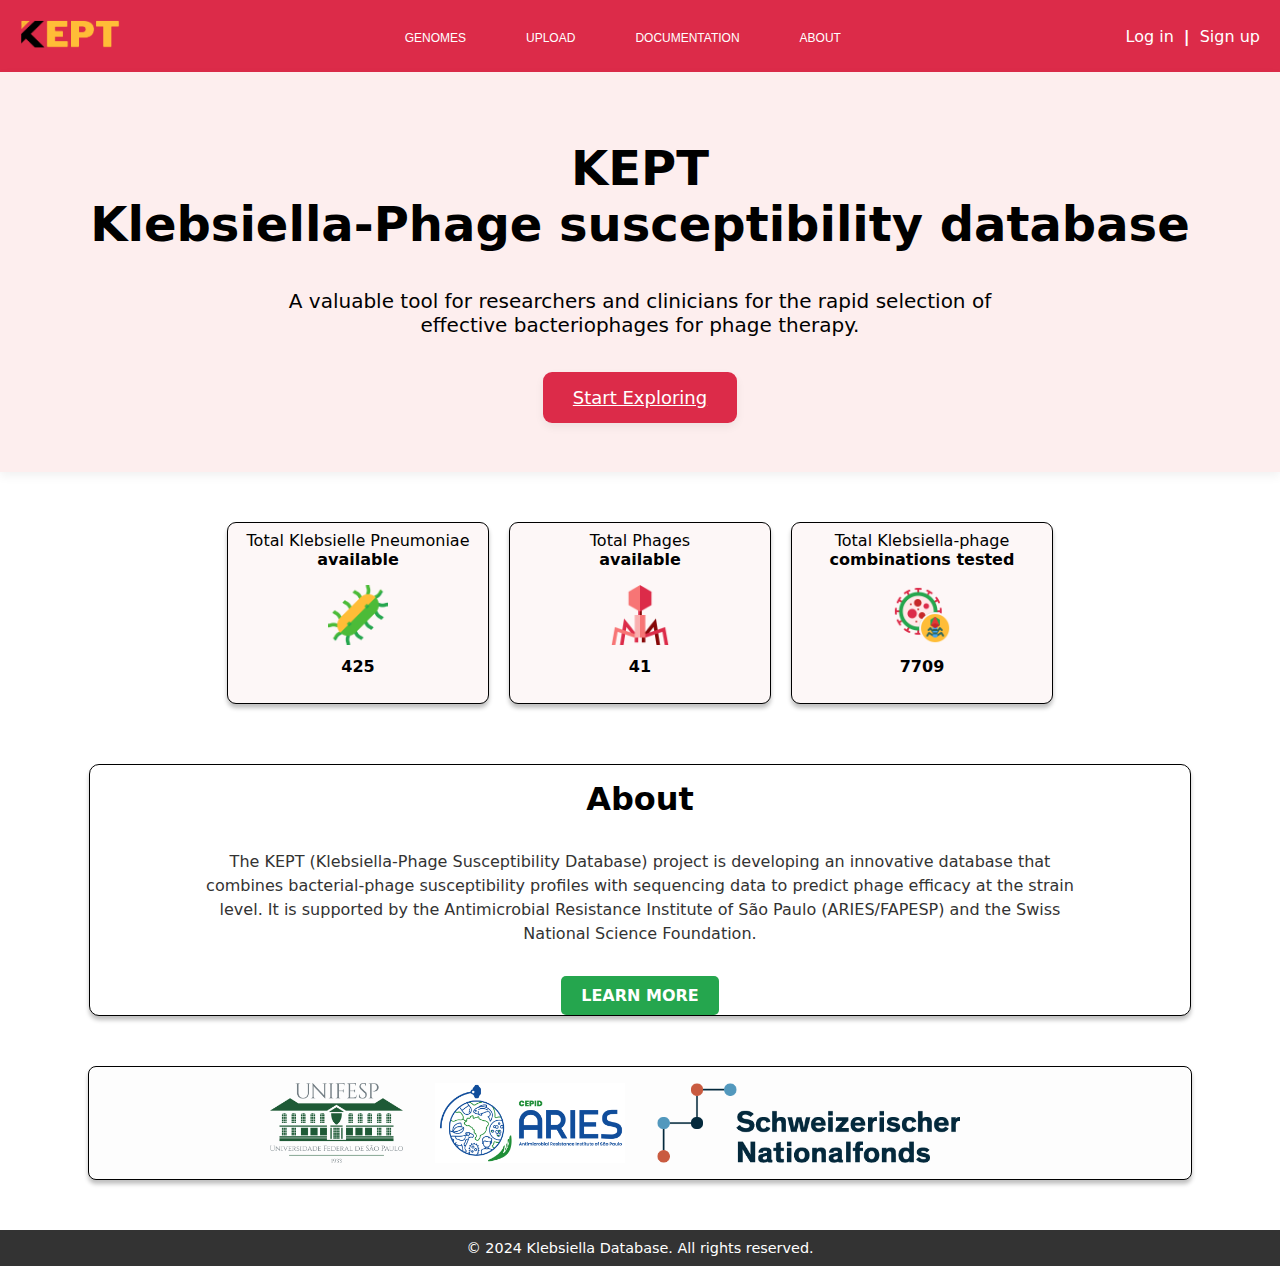
<file: index.html>
<!DOCTYPE html>
<html lang="en">
<head>
    <meta charset="UTF-8">
    <meta name="viewport" content="width=device-width, initial-scale=1.0">
    <title>Document</title>
    <link rel="stylesheet" href="styles.css">
    <link rel="stylesheet" href="/fixos/cssFixo.css">
</head>
<body>

    <header>
        <div class="logo">
            <a href="index.html"> <img src="/Imagens/Logos/Site/logo.png" alt=""></a>
        </div>
        <nav>
            <ul class="nav_links">
                <li><a href="#">GENOMES</a></li>
                <li><a href="#">UPLOAD</a></li>
                <li><a href="#">DOCUMENTATION</a></li>
                <li><a href="/about/indexAbout.html"> ABOUT</a> </li>
            </ul>
        </nav>
        <div class="auth">
            <a href="">Log in</a>
            <span>|</span>
            <a href="">Sign up</a>
        </div>
    </header>

    <main>
        <div class="Klebsiella_Phage">
            <h1> KEPT <br>Klebsiella-Phage susceptibility database</h1>
            <p>A valuable tool for researchers and clinicians for the rapid selection of <br>effective bacteriophages for phage therapy. </p>
            <a class="botao_Exploring" href="/genomes/indexGenomes.html">Start Exploring</a>
        </div>

        <div class="tabelas">
            <div class="kleb">
                <p>Total Klebsielle Pneumoniae<br> <strong>available</strong></p>
                <img src="/Imagens/Icons/main/salmonella.png" alt="">
                <p><strong>425</strong></p>
            </div>
            <!-- <div class="imag">
                <img src="/Imagens/imagens/Img.png" alt="">
            </div> -->
            <div class="kleb">
                <p>Total Phages <br> <strong>available</strong></p>
                <img src="/Imagens/Icons/main/bacteriophage2.png" alt="">
                <p><strong>41</strong></p>
            </div>
            <!-- <div class="imag">
                <img src="/Imagens/imagens/Img.png" alt="">
            </div> -->
            <div class="kleb">
                <p>Total Klebsiella-phage<br> <strong>combinations tested</strong></p>
                <img src="/Imagens/Icons/main/viruss.png" alt="">
                <p><strong>7709</strong></p>
            </div>
        </div>

        <div class="about">
            <div>
                <h2>About</h2>
                <p>The KEPT (Klebsiella-Phage Susceptibility Database) project is developing an innovative database that combines bacterial-phage susceptibility profiles with sequencing data to predict phage efficacy at the strain level. It is supported by the Antimicrobial Resistance Institute of São Paulo (ARIES/FAPESP) and the Swiss National Science Foundation.</p>
                <a href="/about/indexAbout.html" class="button">LEARN MORE</a>

            </div>
        </div>

        <!-- <div class="funcionalidades">
            <div class="func_filho">
                <img src="/Imagens/Icons/main/uploud.png">
                <h3 class="letra_amarela" >Upload</h3>
                <p>Upload genome assemblies and metadata, or view all publicly available genomes.</p>
            </div>
            <div class="func_filho">
                <img src="/Imagens/Icons/main/analise.png">
                <h3 class="letra_vermelha">Analyse</h3>
                <p>Generate results including MLST, AMR predictions, clustering of genomes, and interactive visualisation of metadata.</p>
            </div>
            <div class="func_filho">
                <img class="letra_verde" src="/Imagens/Icons/main/explore.png">
                <h3>Explore</h3>
                <p>Compare results with publicly available genomes within a species reference tree.</p>
            </div>
        </div>

        <div class="container">
            <h1>FEATURES</h1>
            <div class="features">
                <div class="feature-card">
                    <h2>Anonymous User</h2>
                    <p>Access public collections</p>
                    <p>Access public genomes</p>
                    <p>cgMLST clustering</p>
                    <p>Public genomes only</p>
                </div>
                <div class="feature-card">
                    <h2>Signed-in User</h2>
                    <p>Upload genomes for analysis</p>
                    <p>Create collections</p>
                    <p>cgMLST clustering</p>
                    <p>public and uploaded genomes</p>
                </div>
            </div>
            <button class="login-button">Login</button>
            </div> -->


            <div class="logo-section">
                <img src="/Imagens/Logos/logos_unifesp/Unifesp_completa_policromia_RGB.png" alt="UNIFESP Logo">
                <img src="/Imagens/Logos/Logo_fapesp/aries.png" alt="FAPESP Logo">
                <img src="/Imagens/Logos/Logo_fapesp/SNF_logo_standard_web_color_pos_d.png" alt="CEPID B3 Logo">
            </div>
    </main>

    <footer>
        <p>© 2024 Klebsiella Database. All rights reserved.</p>
    </footer>
    
</body>
</html>
</file>
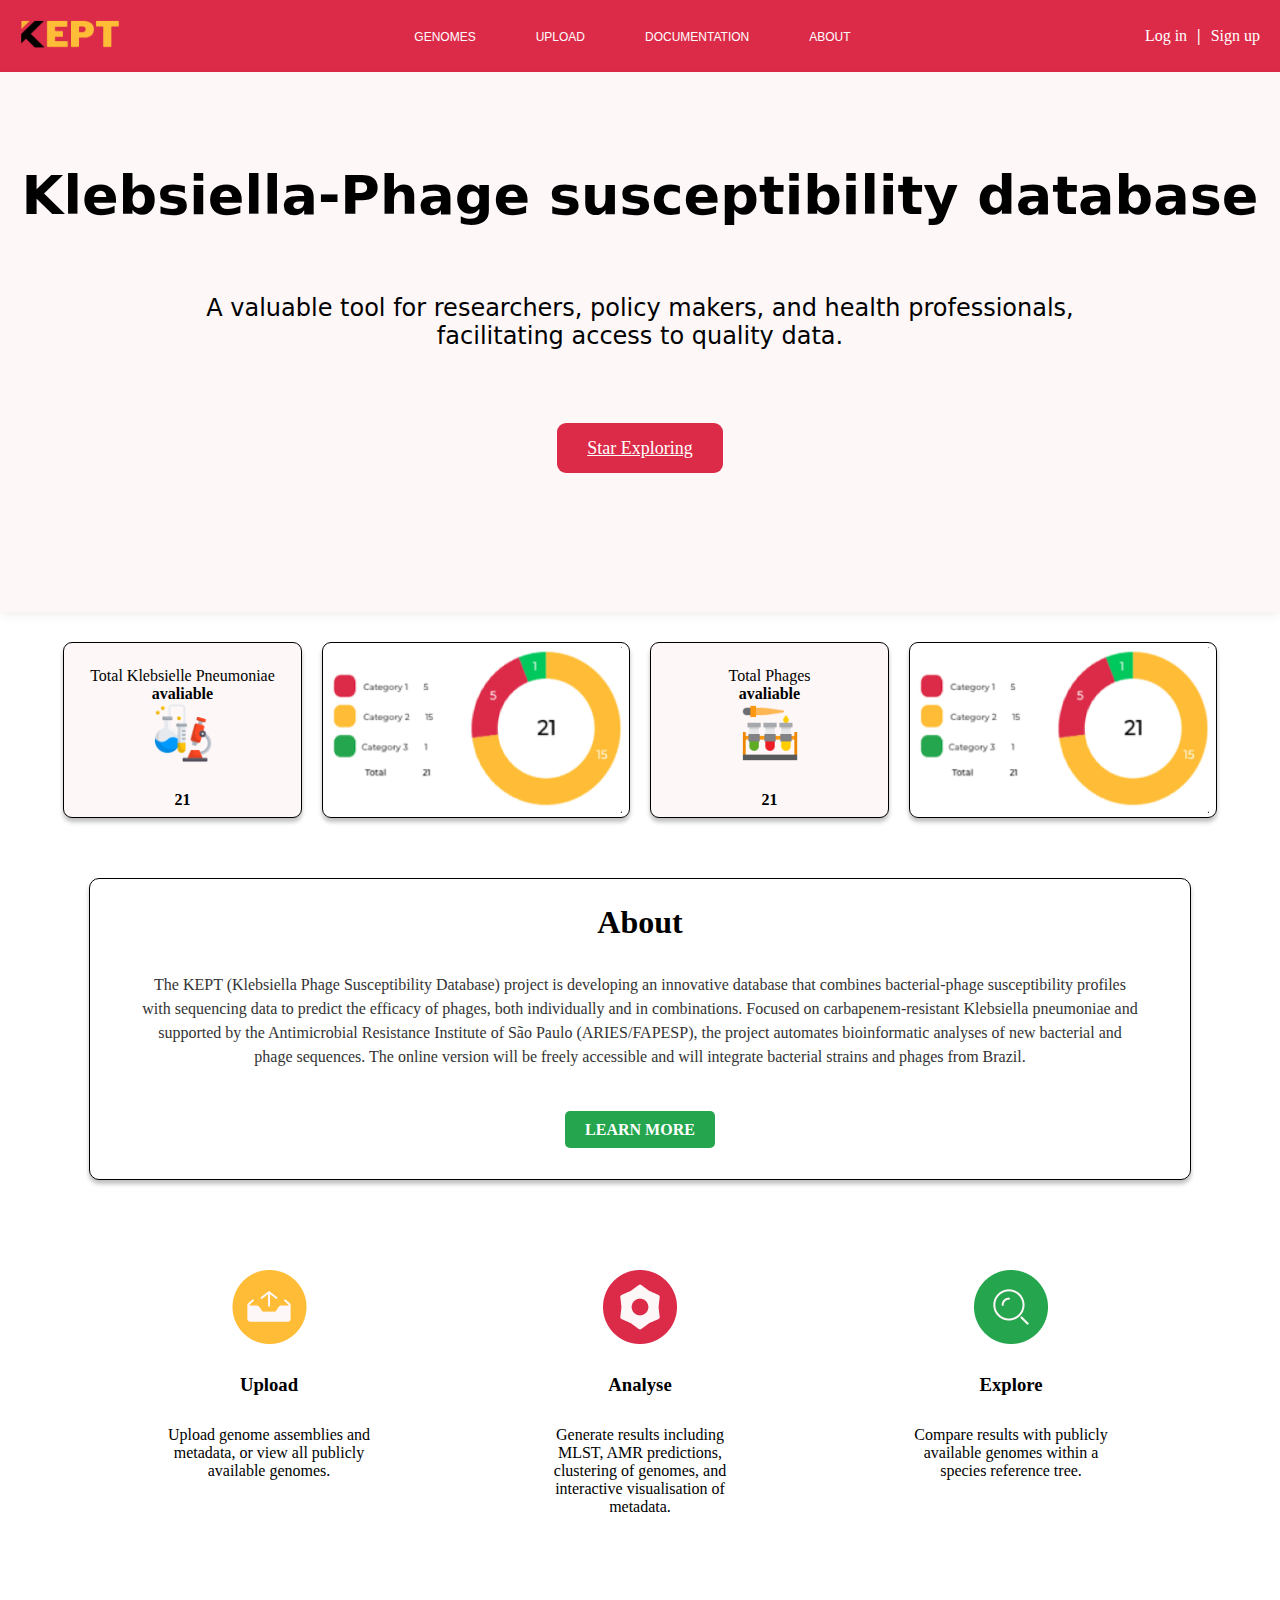
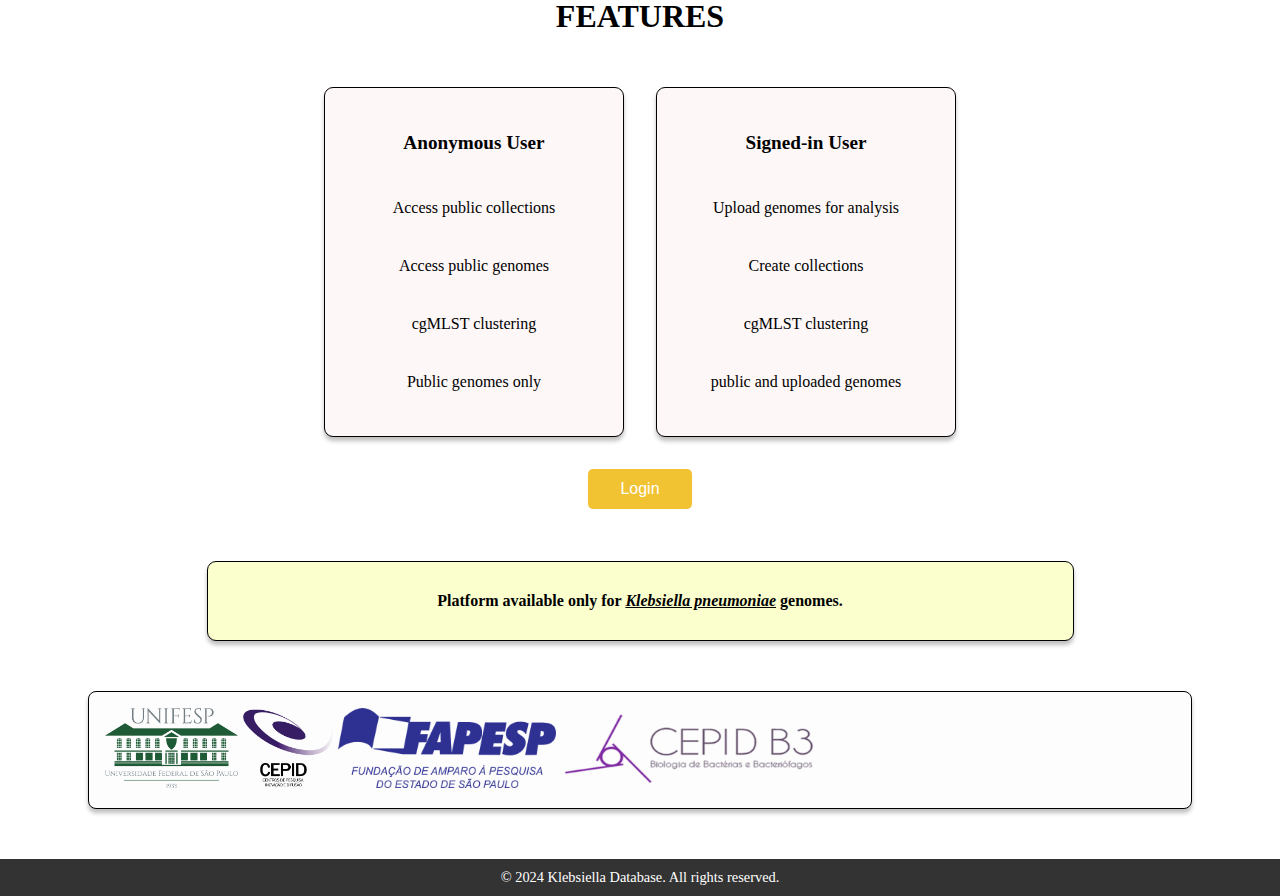
<file: main/index.html>
<!DOCTYPE html>
<html lang="en">
<head>
    <meta charset="UTF-8">
    <meta name="viewport" content="width=device-width, initial-scale=1.0">
    <title>Document</title>
    <link rel="stylesheet" href="styles.css">
    <link rel="stylesheet" href="/fixos/cssFixo.css">
</head>
<body>

    <header>
        <div class="logo">
            <a href="/main/index.html"> <img src="/Imagens/Logos/Site/logo.png" alt=""></a>
        </div>
        <nav>
            <ul class="nav_links">
                <li><a href="/genomes/indexGenomes.html">GENOMES</a></li>
                <li><a href="/upload/indexUpload.html">UPLOAD</a></li>
                <li><a href="/documentation/indexDoc.html">DOCUMENTATION</a></li>
                <li><a href="/about/indexAbout.html"> ABOUT</a> </li>
            </ul>
        </nav>
        <div class="auth">
            <a href="">Log in</a>
            <span>|</span>
            <a href="">Sign up</a>
        </div>
    </header>

    <main>
        <div class="Klebsiella_Phage">
            <h1>Klebsiella-Phage susceptibility database</h1>
            <p>A valuable tool for researchers, policy makers, and health professionals, <br> facilitating access to quality data.</p>
            <a class="botao_Exploring" href="/genomes/indexGenomes.html">Star Exploring</a>
        </div>

        <div class="tabelas">
            <div class="kleb">
                <p>Total Klebsielle Pneumoniae <br> <strong>avaliable</strong></p>
                <img src="/Imagens/Icons/main/equipamento-de-laboratorio-2.png" alt="">
                <p><strong>21</strong></p>
            </div>
            <div class="imag">
                <img src="/Imagens/imagens/Img.png" alt="">
            </div>
            <div class="kleb">
                <p>Total Phages <br> <strong>avaliable</strong></p>
                <img src="/Imagens/Icons/main/quimica.png" alt="">
                <p><strong>21</strong></p>
            </div>
            <div class="imag">
                <img src="/Imagens/imagens/Img.png" alt="">
            </div>
        </div>

        <div class="about">
            <div>
                <h2>About</h2>
                <p>The KEPT (Klebsiella Phage Susceptibility Database) project is developing an innovative database that combines bacterial-phage susceptibility profiles with sequencing data to predict the efficacy of phages, both individually and in combinations. Focused on carbapenem-resistant Klebsiella pneumoniae and supported by the Antimicrobial Resistance Institute of São Paulo (ARIES/FAPESP), the project automates bioinformatic analyses of new bacterial and phage sequences. The online version will be freely accessible and will integrate bacterial strains and phages from Brazil.</p>
                <a href="/about/indexAbout.html" class="button">LEARN MORE</a>

            </div>
        </div>

        <div class="funcionalidades">
            <div class="func_filho">
                <img src="/Imagens/Icons/main/uploud.png">
                <h3 class="letra_amarela" >Upload</h3>
                <p>Upload genome assemblies and metadata, or view all publicly available genomes.</p>
            </div>
            <div class="func_filho">
                <img src="/Imagens/Icons/main/analise.png">
                <h3 class="letra_vermelha">Analyse</h3>
                <p>Generate results including MLST, AMR predictions, clustering of genomes, and interactive visualisation of metadata.</p>
            </div>
            <div class="func_filho">
                <img class="letra_verde" src="/Imagens/Icons/main/explore.png">
                <h3>Explore</h3>
                <p>Compare results with publicly available genomes within a species reference tree.</p>
            </div>
        </div>

        <div class="container">
            <h1>FEATURES</h1>
            <div class="features">
                <div class="feature-card">
                    <h2>Anonymous User</h2>
                    <p>Access public collections</p>
                    <p>Access public genomes</p>
                    <p>cgMLST clustering</p>
                    <p>Public genomes only</p>
                </div>
                <div class="feature-card">
                    <h2>Signed-in User</h2>
                    <p>Upload genomes for analysis</p>
                    <p>Create collections</p>
                    <p>cgMLST clustering</p>
                    <p>public and uploaded genomes</p>
                </div>
            </div>
            <button class="login-button">Login</button>
            </div>

            <div class="notice">
                <p><strong>Platform available only for <em>Klebsiella pneumoniae</em> genomes.</strong></p>
            </div>

            <div class="logo-section">
                    <img src="/Imagens/Logos/logos_unifesp/Unifesp_completa_policromia_RGB.png" alt="UNIFESP Logo">
                    <img src="/Imagens/Logos/Logo_fapesp/logo-cepid-removebg.png" alt="FAPESP Logo">
                    <img src="/Imagens/Logos/Logo_fapesp/logo_fapesp.png" alt="CEPID B3 Logo">
                    <img src="/Imagens/Logos/Logo_fapesp/20_preview_rev_1.png" alt="">
            </div>
    </main>

    <footer>
        <p>© 2024 Klebsiella Database. All rights reserved.</p>
    </footer>
    
</body>
</html>
</file>
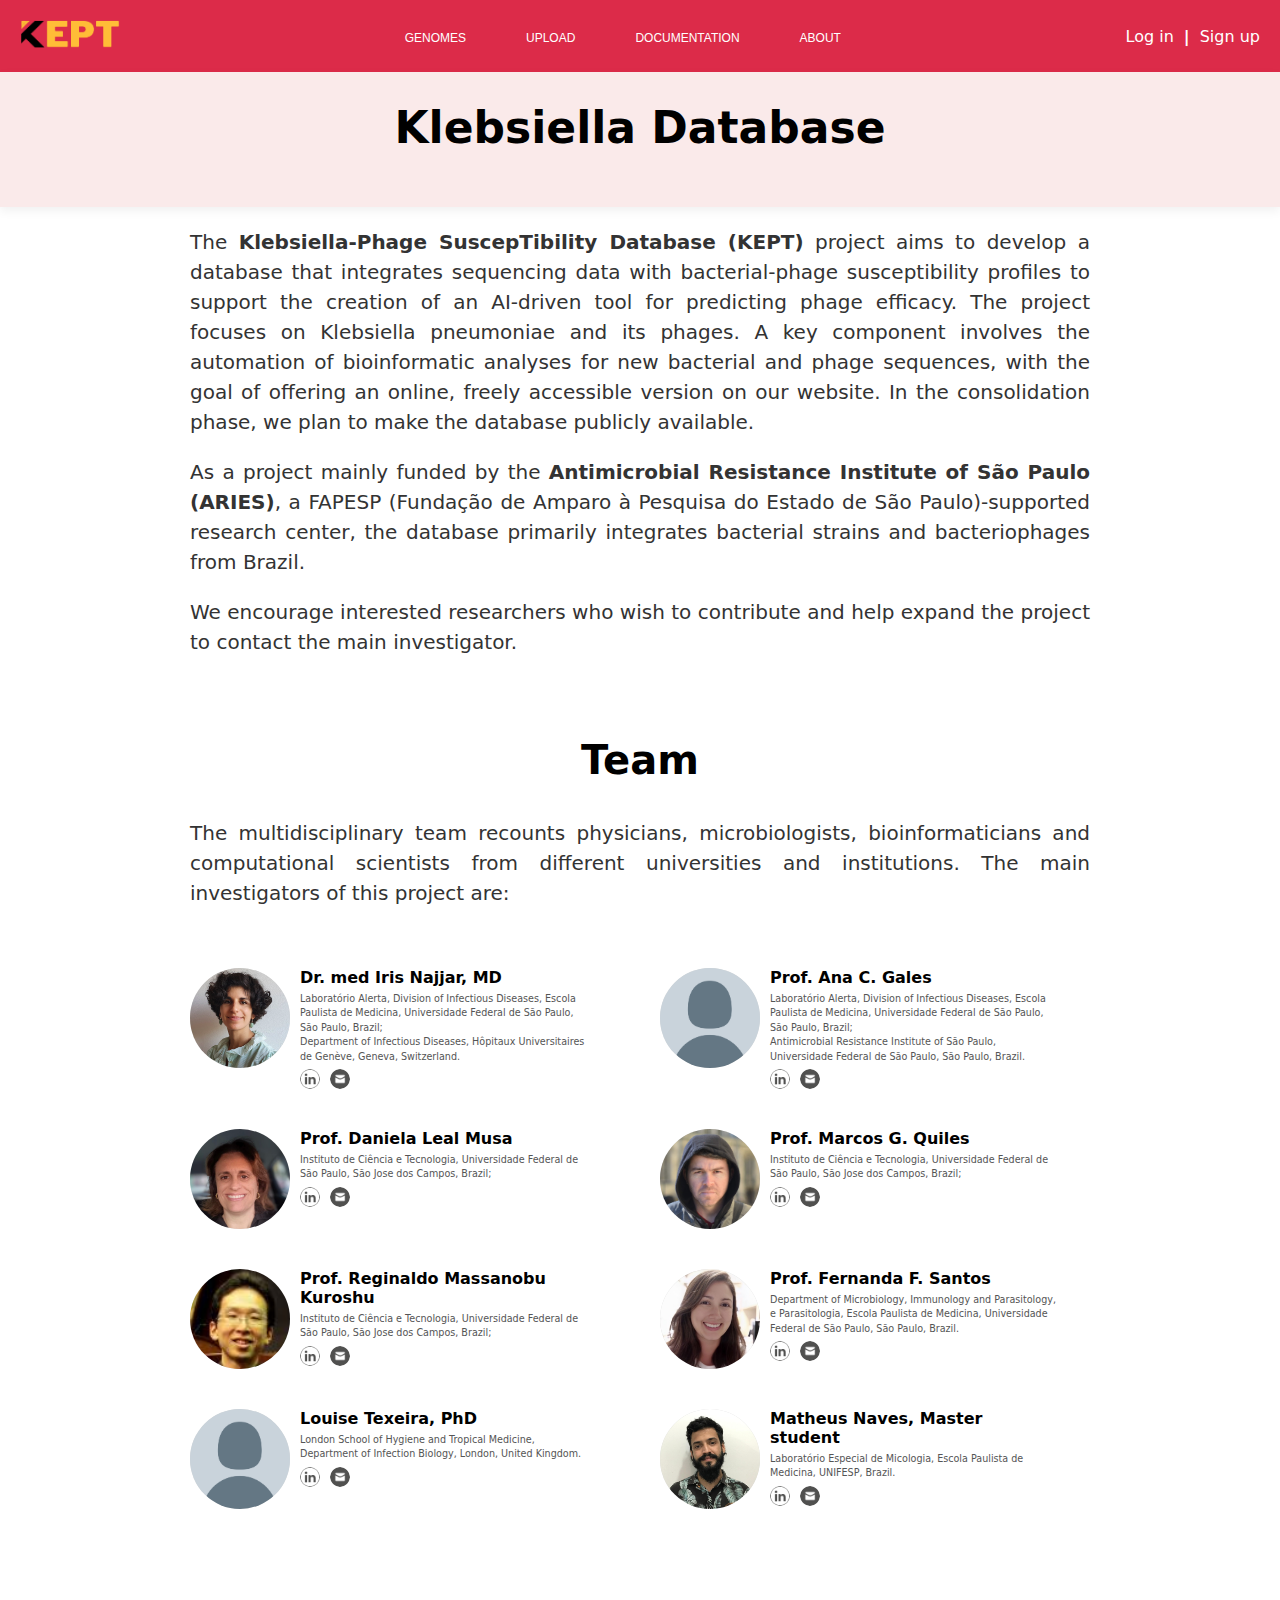
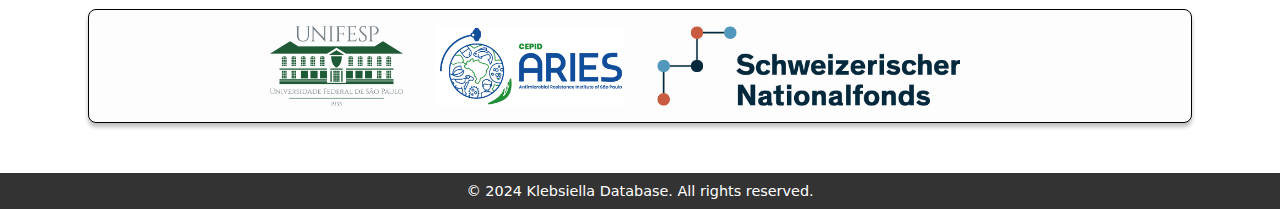
<file: about/indexAbout.html>
<!DOCTYPE html>
<html lang="en">
<head>
    <meta charset="UTF-8">
    <meta name="viewport" content="width=device-width, initial-scale=1.0">
    <title>About</title>
    <link rel="stylesheet" href="stylesAbout.css">
    <link rel="stylesheet" href="/fixos/cssFixo.css">
</head>
<body>
    <header>
        <div class="logo">
            <a href="/index.html"> <img src="/Imagens/Logos/Site/logo.png" alt=""> </a>
        </div>
        <nav>
            <ul class="nav_links">
                <li><a href="#">GENOMES</a></li>
                <li><a href="#">UPLOAD</a></li>
                <li><a href="#">DOCUMENTATION</a></li>
                <li><a href="indexAbout.html">ABOUT</a></li>
            </ul>
        </nav>
        <div class="auth">
            <a href="">Log in</a>
            <span>|</span>
            <a href="">Sign up</a>
        </div>
    </header>

    <main>
        <div class="back_rosa">
            <h1>Klebsiella Database</h1>
         </div> 
        <div class="kleb_data">
            <p>The <strong>Klebsiella-Phage SuscepTibility Database (KEPT)</strong> project aims to develop a database that integrates sequencing data with bacterial-phage susceptibility profiles to support the creation of an AI-driven tool for predicting phage efficacy. The project focuses on Klebsiella pneumoniae and its phages. A key component involves the automation of bioinformatic analyses for new bacterial and phage sequences, with the goal of offering an online, freely accessible version on our website. In the consolidation phase, we plan to make the database publicly available.</p>
            <p>As a project mainly funded by the <strong>Antimicrobial Resistance Institute of São Paulo (ARIES)</strong>, a FAPESP (Fundação de Amparo à Pesquisa do Estado de São Paulo)-supported research center, the database primarily integrates bacterial strains and bacteriophages from Brazil.</p>    
            <p>We encourage interested researchers who wish to contribute and help expand the project to contact the main investigator.</p>
        </div>

        <div class="teamText">
            <h2>Team</h2>
            <p>The multidisciplinary team recounts physicians, microbiologists, bioinformaticians and computational scientists from different universities and institutions. The main investigators of this project are:</p>
        </div>



            
        <div class="team">
            <div class="card">
                <div class="profile-image">
                    <img src="/Imagens/imagens/Iris.png" alt="Foto de perfil">
                </div>
                <div class="conteudo">
                    <div class="info">
                        <h2>Dr. med Iris Najjar, MD</h2>
                        <p>Laboratório Alerta, Division of Infectious Diseases, Escola Paulista de Medicina, Universidade Federal de São Paulo, São Paulo, Brazil;<br>
                            Department of Infectious Diseases, Hôpitaux Universitaires de Genève, Geneva, Switzerland.</p>
                    </div>
                    <div class="contact-icons">
                        <a href="https://www.linkedin.com/in/iris-najjar-a9b372120/" target="_blank" class="icon linkedin"><img src="/Imagens/Icons/about/Group.png" alt=""></a>
                        <a href="mailto:iris.najjar@gmail.com" class="icon email"><img src="/Imagens/Icons/about/Mail.png" alt=""></a>
                    </div>
                </div>
            </div>

            <div class="card">
            <div class="profile-image">
                <img src="/Imagens/imagens/image.png" alt="Foto de perfil">
            </div>
            <div class="conteudo">
                <div class="info">
                    <h2>Prof. Ana C. Gales</h2>
                    <p>Laboratório Alerta, Division of Infectious Diseases, Escola Paulista de Medicina, Universidade Federal de São Paulo, São Paulo, Brazil;<br>
                        Antimicrobial Resistance Institute of São Paulo, Universidade Federal de São Paulo, São Paulo, Brazil.  </p>
                </div>
                <div class="contact-icons">
                    <a href="https://linkedin.com" target="_blank" class="icon linkedin"><img src="/Imagens/Icons/about/Group.png" alt=""></a>
                    <a href="mailto:email@example.com" class="icon email"><img src="/Imagens/Icons/about/Mail.png" alt=""></a>
                </div>
            </div>
        </div>

            <div class="card">
                <div class="profile-image">
                    <img src="/Imagens/imagens/Musa.png" alt="Foto de perfil">
                </div>
                <div class="conteudo">
                    <div class="info">
                        <h2>Prof. Daniela Leal Musa</h2>
                        <p>Instituto de Ciência e Tecnologia, Universidade Federal de São Paulo, São Jose dos Campos, Brazil;</p>
                    </div>
                    <div class="contact-icons">
                        <a href="https://www.linkedin.com/in/daniela-musa-83850213/" target="_blank" class="icon linkedin"><img src="/Imagens/Icons/about/Group.png" alt=""></a>
                        <a href="mailto:musa@unifesp.br" class="icon email"><img src="/Imagens/Icons/about/Mail.png" alt=""></a>
                    </div>
                </div>
            </div>

            <div class="card">
                <div class="profile-image">
                    <img src="/Imagens/imagens/quiles.png" alt="Foto de perfil">
                </div>
                <div class="conteudo">
                    <div class="info">
                        <h2>Prof. Marcos G. Quiles</h2>
                        <p>Instituto de Ciência e Tecnologia, Universidade Federal de São Paulo, São Jose dos Campos, Brazil;</p>
                    </div>
                    <div class="contact-icons">
                        <a href="https://www.linkedin.com/in/marcos-g-quiles/" target="_blank" class="icon linkedin"><img src="/Imagens/Icons/about/Group.png" alt=""></a>
                        <a href="mailto:quiles@unifesp.br" class="icon email"><img src="/Imagens/Icons/about/Mail.png" alt=""></a>
                    </div>
                </div>
            </div>

            <div class="card">
                <div class="profile-image">
                    <img src="/Imagens/imagens/reginaldo.png" alt="Foto de perfil">
                </div>
                <div class="conteudo">
                    <div class="info">
                        <h2>Prof. Reginaldo Massanobu Kuroshu</h2>
                        <p>Instituto de Ciência e Tecnologia, Universidade Federal de São Paulo, São Jose dos Campos, Brazil;</p>
                    </div>
                    <div class="contact-icons">
                        <a href="https://linkedin.com" target="_blank" class="icon linkedin"><img src="/Imagens/Icons/about/Group.png" alt=""></a>
                        <a href="mailto:rmkuroshu@unifesp.br" class="icon email"><img src="/Imagens/Icons/about/Mail.png" alt=""></a>
                    </div>
                </div>
            </div>

            <div class="card">
                <div class="profile-image">
                    <img src="/Imagens/imagens/FotoFernanda.jpg" alt="Foto de perfil">
                </div>
                <div class="conteudo">
                    <div class="info">
                        <h2>Prof. Fernanda F. Santos</h2>
                        <p>Department of Microbiology, Immunology and Parasitology, e Parasitologia, Escola Paulista de Medicina, Universidade Federal de São Paulo, São Paulo, Brazil.</p>
                    </div>
                    <div class="contact-icons">
                        <a href="https://linkedin.com" target="_blank" class="icon linkedin"><img src="/Imagens/Icons/about/Group.png" alt=""></a>
                        <a href="mailto:email@example.com" class="icon email"><img src="/Imagens/Icons/about/Mail.png" alt=""></a>
                    </div>
                </div>
            </div>

            <div class="card">
                <div class="profile-image">
                    <img src="/Imagens/imagens/image.png" alt="Foto de perfil">
                </div>
                <div class="conteudo">
                    <div class="info">
                        <h2>Louise Texeira, PhD</h2>
                        <p>London School of Hygiene and Tropical Medicine, Department of Infection Biology, London, United Kingdom.</p>
                    </div>
                    <div class="contact-icons">
                        <a href="https://linkedin.com" target="_blank" class="icon linkedin"><img src="/Imagens/Icons/about/Group.png" alt=""></a>
                        <a href="mailto:email@example.com" class="icon email"><img src="/Imagens/Icons/about/Mail.png" alt=""></a>
                    </div>
                </div>
            </div>

            <div class="card">
                <div class="profile-image">
                    <img src="/Imagens/imagens/matheus.png" alt="Foto de perfil">
                </div>
                <div class="conteudo">
                    <div class="info">
                        <h2>Matheus Naves, Master student</h2>
                        <p>Laboratório Especial de Micologia, Escola Paulista de Medicina, UNIFESP, Brazil.</p>
                    </div>
                    <div class="contact-icons">
                        <a href="https://linkedin.com" target="_blank" class="icon linkedin"><img src="/Imagens/Icons/about/Group.png" alt=""></a>
                        <a href="mailto:email@example.com" class="icon email"><img src="/Imagens/Icons/about/Mail.png" alt=""></a>
                    </div>
                </div>
            </div>
        </div>

        <div class="logo-section">
            <img src="/Imagens/Logos/logos_unifesp/Unifesp_completa_policromia_RGB.png" alt="UNIFESP Logo">
            <img src="/Imagens/Logos/Logo_fapesp/aries.png" alt="FAPESP Logo">
            <img src="/Imagens/Logos/Logo_fapesp/SNF_logo_standard_web_color_pos_d.png" alt="CEPID B3 Logo">
        </div>
       
    </main>

    <footer>
        <p>© 2024 Klebsiella Database. All rights reserved.</p>
    </footer>
    
</body>
</html>
</file>
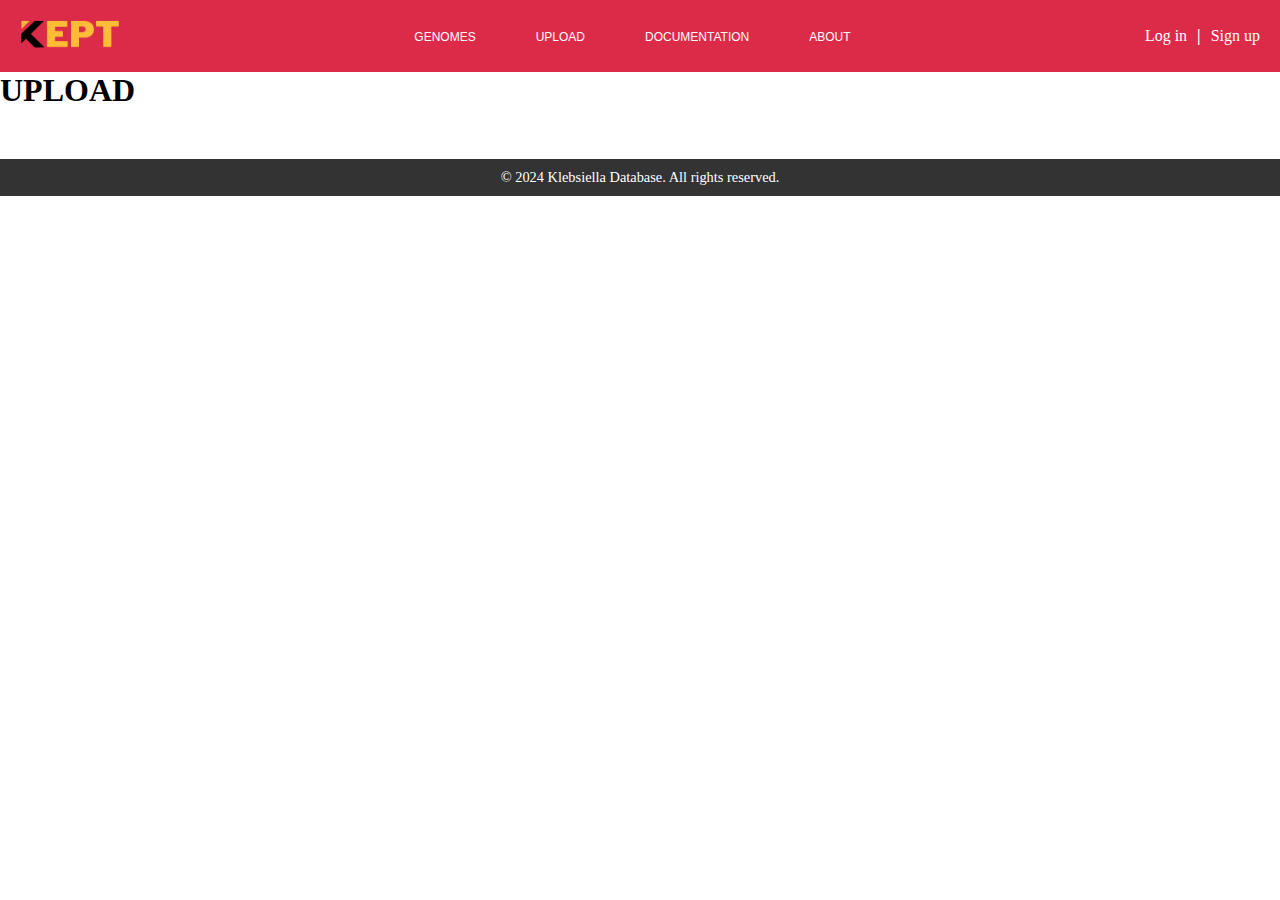
<file: upload/indexUpload.html>
<!DOCTYPE html>
<html lang="en">
<head>
    <meta charset="UTF-8">
    <meta name="viewport" content="width=device-width, initial-scale=1.0">
    <title>Upload</title>
    <link rel="stylesheet" href="/fixos/cssFixo.css">
    <link rel="stylesheet" href="indexUpload.html">
</head>
<body>
    <header>
        <div class="logo">
            <a href="/index.html"> <img src="/Imagens/Logos/Site/logo.png" alt=""></a>
        </div>
        <nav>
            <ul class="nav_links">
                <li><a href="/genomes/indexGenomes.html">GENOMES</a></li>
                <li><a href="indexUpload.html">UPLOAD</a></li>
                <li><a href="/documentation/indexDoc.html">DOCUMENTATION</a></li>
                <li><a href="/about/indexAbout.html"> ABOUT</a> </li>
            </ul>
        </nav>
        <div class="auth">
            <a href="">Log in</a>
            <span>|</span>
            <a href="">Sign up</a>
        </div>
    </header>

    <main>


        <h1>UPLOAD</h1>


    </main>

    <footer>
        <p>© 2024 Klebsiella Database. All rights reserved.</p>
    </footer>
    
</body>
</html>
</file>
<file: styles.css>
*{
    margin: 0;
    padding: 0;
    font-family: system-ui, -apple-system, BlinkMacSystemFont, 'Segoe UI', Roboto, Oxygen, Ubuntu, Cantarell, 'Open Sans', 'Helvetica Neue', sans-serif;
}

header{
    display: flex;
    justify-content: space-between;
    align-items: center;
    padding: 0px 20px 0px 20px; 
    height: 8vh;
    background-color: #DC2B49; 
}

.Klebsiella_Phage{
    background-color: #fdeeee;
    height: 400px;
    text-align: center;
    box-shadow: 0px 4px 10px 0px rgba(0, 0, 0, 0.06);
    margin-bottom: 40px;
}

.Klebsiella_Phage h1{
    font-size: 48px;
    font-weight: 700;
    padding: 68px 0px 5px 0px;
}

.Klebsiella_Phage p{
    font-family: system-ui, -apple-system, BlinkMacSystemFont, 'Segoe UI', Roboto, Oxygen, Ubuntu, Cantarell, 'Open Sans', 'Helvetica Neue', sans-serif;
    font-size: 20px;
    padding: 0px 0px 50px 0px;
}

.botao_Exploring{
    font-size: 18px;
    padding: 15px 30px;
    background-color: #DC2B49; /* Cor do botão */
    color: white; /* Cor do texto do botão */
    border-radius: 9px; /* Bordas arredondadas */
    box-shadow: 0px 4px 10px 0px rgba(0, 0, 0, 0.06);
    margin: 0px 0px 0px 0px;
}

.tabelas{
    display: flex;
    justify-content: center;
    align-items: center;
    margin: 20px;
}

.kleb{
    width: 260px;
    height: 180px;
    margin: 10px;
    text-align: center;
    background-color: #FDF7F7;
    border-radius: 9px;
    border: 1px solid #000;
    background: #FDF7F7;
    box-shadow: 0px 4px 4px 0px rgba(0, 0, 0, 0.25); 
}

.kleb img{
    margin-top: 16px;
    width: 60px;
    height: 60px;
}

.kleb p{
    margin-top: 8px;
    font-size: 16px;
}

.imag{
    display: flex;
    align-items: center;
    justify-content: center;
    width: 306px;
    height: 174px;
    margin: 10px;
    border-radius: 9px;
    border: 1px solid #000;
    box-shadow: 0px 4px 4px 0px rgba(0, 0, 0, 0.25);
}

.imag img{
    width: 292px;
    height: 166px;
}

.about{
    width: 1100px;
    height: 250px;
    display: flex;
    justify-content: center;
    align-items: center;
    border: 1px solid #000;
    border-radius: 10px;
    background-color: #fff;
    box-shadow: 0px 4px 4px 0px rgba(0, 0, 0, 0.25);
    text-align: center;
    margin: 50px auto;
}

.about div{
    width: 900px;
    height: 300px;
}

.about h2 {
    margin: 40px 0px 28px 0px;
    font-size: 32px;
    margin-bottom: 20px;
  }
  
.about p {
    font-size: 16px;
    line-height: 1.6;
    color: #333;
    margin: 32px 0px 40px 0px;
    line-height: 1.5;
}
  
.button {
    text-decoration: none;
    background-color: #25A64E;
    color: #fff;
    padding: 10px 20px;
    font-size: 16px;
    font-weight: bold;
    border: none;
    border-radius: 5px;
    cursor: pointer;
    transition: background-color 0.3s ease;
}

.funcionalidades{
    margin-top: 90px;
    display: flex;
    justify-content: center;
    gap: 160px;
    
}

.func_filho{
    display: flex;
    width: 211px;
    flex-direction: column;
    align-items: center;
    text-align: center;
    gap: 30px;
}

.container {
    display: flex;
    flex-direction: column;
    align-items: center;
    text-align: center;
    padding: 2rem;
    margin-top: 50px;
}

h1 {
    font-size: 2rem;
    font-weight: bold;
    margin-bottom: 2rem;
}

.features {
    display: flex;
    gap: 2rem;
}

.feature-card {
    margin-top: 20px;
    border: 1px solid #000;
    background-color: #FDF7F7;
    box-shadow: 0px 4px 4px 0px rgba(0, 0, 0, 0.25);
    border-radius: 9px;
    padding: 1.5rem;
    width: 250px;
    height: 300px;
}

.feature-card h2 {
    font-size: 1.2rem;
    font-weight: bold;
    margin-bottom: 45px;
    margin-top: 20px;
}

.feature-card p {
    font-size: 1rem;
    margin-bottom: 40px;
}

.login-button {
    margin-top: 2rem;
    padding: 0.7rem 2rem;
    font-size: 1rem;
    color: #fff;
    background-color: #f1c232;
    border: none;
    border-radius: 5px;
    cursor: pointer;
}

.container2 {
    display: flex;
    flex-direction: column;
    align-items: center;
    gap: 1rem;
    padding: 2rem;
}

.notice {
    display: flex;
    justify-content: center;
    align-items: center;
    margin: 20px auto; /* Centraliza horizontalmente */
    border-radius: 9px;
    padding: 30px 150px;;
    border: 1px solid #000;
    background-color: #FBFFCE;
    box-shadow: 0px 4px 4px 0px rgba(0, 0, 0, 0.25);
    text-align: center;
    width: 565px;
}

.notice p {
    font-size: 1rem;
}

.notice em {
    font-style: italic;
    text-decoration: underline;
}

.logo-section {
    display: flex;
    margin: 50px auto; /* Centraliza horizontalmente */
    justify-content: center;
    align-items: center;
    gap: 2rem;
    background-color: #fdfdfd;
    border-radius: 8px;
    padding: 1rem;
    border: 1px solid #000;
    box-shadow: 0px 4px 4px 0px rgba(0, 0, 0, 0.25);
    max-width: 1070px;
}

.logo-section img {
    height: 80px; /* Ajuste o tamanho conforme necessário */
}
</file>
<file: fixos/cssFixo.css>
*{
    margin: 0;
    padding: 0;
}

header{
    display: flex;
    justify-content: space-between;
    align-items: center;
    padding: 0px 20px 0px 20px; 
    height: 8vh;
    background-color: #DC2B49; 
}

header img{
    width: 100px;
    height: auto;
}

.nav_links {
    list-style: none;
    display: flex;
    gap: 60px; /* Ajuste do espaçamento entre os links */
}
  
.nav_links li a{
    text-decoration: none;
    color: #FFFFFF;
    font-size: 12px;
    font-weight: 500;
    font-family:'Segoe UI', Tahoma, Geneva, Verdana, sans-serif;
}
  
.auth {
    display: flex;
    align-items: center;
    gap: 10px; /* Espaço entre Log in, divisor e Sign up */
    
}
  
.auth a{
    text-decoration: none;
    color: white; /* Cor do texto "Log in" e "Sign up" */
}
  
.auth span{
    color: white; /* Cor do divisor */
    font-weight: bold;
}

footer {
    background-color: #333;
    color: #fff;
    text-align: center;
	padding: 10px;
	text-align: center;
	margin-top: 50px;
}

footer p {
    font-size: 0.9rem;
}
</file>
<file: main/styles.css>
*{
    margin: 0;
    padding: 0;
}

header{
    display: flex;
    justify-content: space-between;
    align-items: center;
    padding: 0px 20px 0px 20px; 
    height: 8vh;
    background-color: #DC2B49; 
}

.Klebsiella_Phage{
    background-color: #FDF7F7;
    height: 60dvh;
    text-align: center;
    box-shadow: 0px 4px 10px 0px rgba(0, 0, 0, 0.06);
}

.Klebsiella_Phage h1{
    font-family: system-ui, -apple-system, BlinkMacSystemFont, 'Segoe UI', Roboto, Oxygen, Ubuntu, Cantarell, 'Open Sans', 'Helvetica Neue', sans-serif;
    font-size: 54px;
    font-weight: 700;
    padding: 92px 0px 35px 0px;
}

.Klebsiella_Phage p{
    font-family: system-ui, -apple-system, BlinkMacSystemFont, 'Segoe UI', Roboto, Oxygen, Ubuntu, Cantarell, 'Open Sans', 'Helvetica Neue', sans-serif;
    font-size: 24px;
    padding: 0px 0px 88px 0px;
}

.botao_Exploring{
    font-size: 18px;
    padding: 15px 30px;
    background-color: #DC2B49; /* Cor do botão */
    color: white; /* Cor do texto do botão */
    border-radius: 9px; /* Bordas arredondadas */
    margin: 0px 0px 0px 0px;
}

.tabelas{
    display: flex;
    justify-content: center;
    align-items: center;
    margin: 20px;
}

.kleb{
    width: 237px;
    height: 174px;
    margin: 10px;
    text-align: center;
    background-color: #FDF7F7;
    border-radius: 9px;
    border: 1px solid #000;
    background: #FDF7F7;
    box-shadow: 0px 4px 4px 0px rgba(0, 0, 0, 0.25); 
}

.kleb img{
    width: 60px;
    height: 60px;
}

.kleb p{
    margin-top: 24px;
}

.imag{
    display: flex;
    align-items: center;
    justify-content: center;
    width: 306px;
    height: 174px;
    margin: 10px;
    border-radius: 9px;
    border: 1px solid #000;
    box-shadow: 0px 4px 4px 0px rgba(0, 0, 0, 0.25);
}

.imag img{
    width: 292px;
    height: 166px;
}

.about{
    width: 1100px;
    height: 300px;
    display: flex;
    justify-content: center;
    align-items: center;
    border: 1px solid #000;
    border-radius: 10px;
    background-color: #fff;
    box-shadow: 0px 4px 4px 0px rgba(0, 0, 0, 0.25);
    text-align: center;
    margin: 50px auto;
}

.about div{
    width: 1000px;
    height: 346px;
}

.about h2 {
    margin: 48px 0px 32px 0px;
    font-size: 32px;
    margin-bottom: 20px;
  }
  
.about p {
    font-size: 16px;
    line-height: 1.6;
    color: #333;
    margin: 32px 0px 52px 0px;
    line-height: 1.5;
}
  
.button {
    text-decoration: none;
    background-color: #25A64E;
    color: #fff;
    padding: 10px 20px;
    font-size: 16px;
    font-weight: bold;
    border: none;
    border-radius: 5px;
    cursor: pointer;
    transition: background-color 0.3s ease;
}

.funcionalidades{
    margin-top: 90px;
    display: flex;
    justify-content: center;
    gap: 160px;
    
}

.func_filho{
    display: flex;
    width: 211px;
    flex-direction: column;
    align-items: center;
    text-align: center;
    gap: 30px;
}

.container {
    display: flex;
    flex-direction: column;
    align-items: center;
    text-align: center;
    padding: 2rem;
    margin-top: 50px;
}

h1 {
    font-size: 2rem;
    font-weight: bold;
    margin-bottom: 2rem;
}

.features {
    display: flex;
    gap: 2rem;
}

.feature-card {
    margin-top: 20px;
    border: 1px solid #000;
    background-color: #FDF7F7;
    box-shadow: 0px 4px 4px 0px rgba(0, 0, 0, 0.25);
    border-radius: 9px;
    padding: 1.5rem;
    width: 250px;
    height: 300px;
}

.feature-card h2 {
    font-size: 1.2rem;
    font-weight: bold;
    margin-bottom: 45px;
    margin-top: 20px;
}

.feature-card p {
    font-size: 1rem;
    margin-bottom: 40px;
}

.login-button {
    margin-top: 2rem;
    padding: 0.7rem 2rem;
    font-size: 1rem;
    color: #fff;
    background-color: #f1c232;
    border: none;
    border-radius: 5px;
    cursor: pointer;
}

.container2 {
    display: flex;
    flex-direction: column;
    align-items: center;
    gap: 1rem;
    padding: 2rem;
}

.notice {
    display: flex;
    justify-content: center;
    align-items: center;
    margin: 20px auto; /* Centraliza horizontalmente */
    border-radius: 9px;
    padding: 30px 150px;;
    border: 1px solid #000;
    background-color: #FBFFCE;
    box-shadow: 0px 4px 4px 0px rgba(0, 0, 0, 0.25);
    text-align: center;
    width: 565px;
}

.notice p {
    font-size: 1rem;
}

.notice em {
    font-style: italic;
    text-decoration: underline;
}

.logo-section {
    margin: 50px auto; /* Centraliza horizontalmente */
    justify-content: center;
    align-items: center;
    gap: 2rem;
    background-color: #fdfdfd;
    border-radius: 8px;
    padding: 1rem;
    border: 1px solid #000;
    box-shadow: 0px 4px 4px 0px rgba(0, 0, 0, 0.25);
    max-width: 1070px;
}

.logo-section img {
    height: 80px; /* Ajuste o tamanho conforme necessário */
}
</file>
<file: about/stylesAbout.css>
*{
    margin: 0;
    padding: 0;
    font-family: system-ui, -apple-system, BlinkMacSystemFont, 'Segoe UI', Roboto, Oxygen, Ubuntu, Cantarell, 'Open Sans', 'Helvetica Neue', sans-serif;
}

.back_rosa{
    background-color: #faeaea;
    height: 15dvh;
    text-align: center;
    box-shadow: 0px 4px 10px 0px rgba(0, 0, 0, 0.06);
    margin-bottom: 20px;
}

.back_rosa h1{
    font-family: system-ui, -apple-system, BlinkMacSystemFont, 'Segoe UI', Roboto, Oxygen, Ubuntu, Cantarell, 'Open Sans', 'Helvetica Neue', sans-serif;
    font-size: 44px;
    font-weight: 700;
    padding: 30px 0px 35px 0px;
}

.kleb_data p{
    width: 900px;
    text-align: justify;
    margin: auto;
    font-size: 20px;
    color: #333;
    margin-bottom: 20px; /* Espaçamento entre parágrafos */
    line-height: 1.5;    /* Espaçamento entre linhas */
}

.teamText p{
    width: 900px;
    text-align: justify;
    margin: auto;
    font-size: 20px;
    color: #333;
    margin-bottom: 60px; 
    line-height: 1.5;    /* Espaçamento entre linhas */
}

.teamText h2{
    font-family: system-ui, -apple-system, BlinkMacSystemFont, 'Segoe UI', Roboto, Oxygen, Ubuntu, Cantarell, 'Open Sans', 'Helvetica Neue', sans-serif;
    font-size: 40px;
    margin-top: 50px;
    text-align: center;
    font-weight: 700;
    padding: 30px 0px 35px 0px;
}

#topo{
    margin: auto;
    margin-bottom: 50px;
}

.team{
    display: grid;
    grid-template-columns: repeat(2, 1fr); /* Três colunas */
    max-width: 900px; /* Define uma largura máxima para centralizar */
    margin: auto;
    gap: 40px; /* Espaço entre as colunas */
    margin-bottom: 100px;

}

.card {
    display: flex;
    background-color: white;
    max-width: 400px;
    font-family: Arial, sans-serif;
}

.profile-image {
    width: 100px;
    height: 100px;
    flex-shrink: 0;
    border-radius: 180px;
    background: #D9D9D9;
    margin-right: 10px;
}

.profile-image img {
    width: 100%;
    height: 100%;
    object-fit: cover;
    border-radius: 180px;
}


.info h2 {
    font-size: 1em;
    font-weight: 600;
    margin-bottom: 5px;
    width: 280px;
}

.info p {
    font-size: 0.6em;
    color: #555;
    line-height: 1.5;
    margin-bottom: 5px;
}


.contact-icons {
    display: flex;
    gap: 10px;
    margin-left: auto;
}

.icon {
    width: 20px;
    height: 20px;
    display: inline-flex; /* Usa inline-flex para centralizar o conteúdo */
    align-items: center;  /* Centraliza verticalmente */
    justify-content: center; /* Centraliza horizontalmente */
    overflow: hidden; /* Garante que a imagem não saia do contêiner */
}

.icon img {
    width: 100%; /* Ajusta a imagem para preencher todo o contêiner */
    height: 100%;
    object-fit: cover; /* Cobre todo o contêiner mantendo o corte */
    border-radius: 50%; /* Garante que a imagem fique circular */
}

.logo-section {
    display: flex;
    margin: 50px auto; /* Centraliza horizontalmente */
    justify-content: center;
    align-items: center;
    gap: 2rem;
    background-color: #fdfdfd;
    border-radius: 8px;
    padding: 1rem;
    border: 1px solid #000;
    box-shadow: 0px 4px 4px 0px rgba(0, 0, 0, 0.25);
    max-width: 1070px;
}

.logo-section img {
    height: 80px; /* Ajuste o tamanho conforme necessário */
}
</file>
